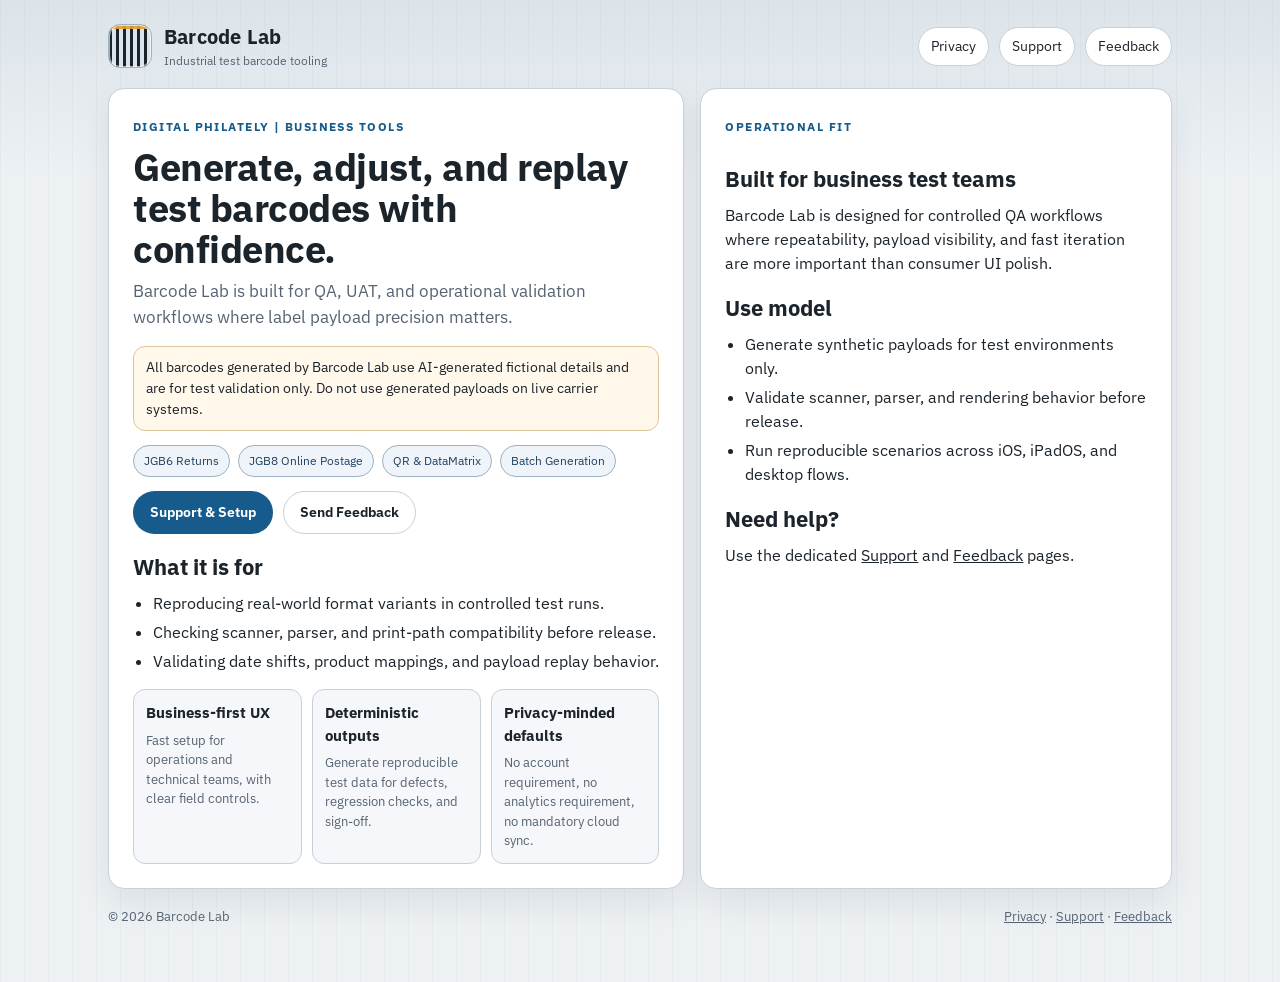
<file: index.html>
<!doctype html>
<html lang="en">
<head>
  <meta charset="utf-8"/>
  <meta name="viewport" content="width=device-width,initial-scale=1"/>
  <title>Barcode Lab | Test Barcode Toolkit</title>
  <meta name="description" content="Barcode Lab is a business-focused toolkit for generating and validating test barcode payloads for operational QA and UAT."/>
  <link rel="preconnect" href="https://fonts.googleapis.com">
  <link rel="preconnect" href="https://fonts.gstatic.com" crossorigin>
  <link href="https://fonts.googleapis.com/css2?family=IBM+Plex+Mono:wght@400;500&family=IBM+Plex+Sans:wght@400;500;600;700&display=swap" rel="stylesheet">
  <link rel="stylesheet" href="/assets/styles.css"/>
  <link rel="icon" type="image/png" sizes="32x32" href="/assets/favicon-32.png"/>
  <link rel="icon" type="image/png" sizes="16x16" href="/assets/favicon-16.png"/>
  <link rel="apple-touch-icon" href="/assets/apple-touch-icon.png"/>
</head>
<body>
  <div class="container">
    <header class="topbar">
      <a class="brand" href="/">
        <div class="mark" aria-hidden="true"></div>
        <div>
          <strong>Barcode Lab</strong>
          <span>Industrial test barcode tooling</span>
        </div>
      </a>
      <nav class="nav" aria-label="Primary">
        <a href="/privacy/">Privacy</a>
        <a href="/support/">Support</a>
        <a href="/feedback/">Feedback</a>
      </nav>
    </header>

    <main class="hero">
      <section class="panel">
        <p class="kicker">Digital Philately | Business Tools</p>
        <h1 class="h1">Generate, adjust, and replay test barcodes with confidence.</h1>
        <p class="lede">
          Barcode Lab is built for QA, UAT, and operational validation workflows where label payload precision matters.
        </p>
        <div class="warning">
          All barcodes generated by Barcode Lab use AI-generated fictional details and are for test validation only.
          Do not use generated payloads on live carrier systems.
        </div>
        <div class="chiprow" aria-label="Highlights">
          <span class="chip">JGB6 Returns</span>
          <span class="chip">JGB8 Online Postage</span>
          <span class="chip">QR & DataMatrix</span>
          <span class="chip">Batch Generation</span>
        </div>
        <div class="btns">
          <a class="btn primary" href="/support/">Support & Setup</a>
          <a class="btn" href="/feedback/">Send Feedback</a>
        </div>

        <div class="section">
          <h2>What it is for</h2>
          <ul>
            <li>Reproducing real-world format variants in controlled test runs.</li>
            <li>Checking scanner, parser, and print-path compatibility before release.</li>
            <li>Validating date shifts, product mappings, and payload replay behavior.</li>
          </ul>
        </div>

        <div class="grid">
          <div class="card">
            <h3>Business-first UX</h3>
            <p>Fast setup for operations and technical teams, with clear field controls.</p>
          </div>
          <div class="card">
            <h3>Deterministic outputs</h3>
            <p>Generate reproducible test data for defects, regression checks, and sign-off.</p>
          </div>
          <div class="card">
            <h3>Privacy-minded defaults</h3>
            <p>No account requirement, no analytics requirement, no mandatory cloud sync.</p>
          </div>
        </div>
      </section>

      <aside class="panel">
        <p class="kicker">Operational Fit</p>
        <div class="section">
          <h2>Built for business test teams</h2>
          <p>
            Barcode Lab is designed for controlled QA workflows where repeatability,
            payload visibility, and fast iteration are more important than consumer UI polish.
          </p>
        </div>
        <div class="section">
          <h2>Use model</h2>
          <ul>
            <li>Generate synthetic payloads for test environments only.</li>
            <li>Validate scanner, parser, and rendering behavior before release.</li>
            <li>Run reproducible scenarios across iOS, iPadOS, and desktop flows.</li>
          </ul>
        </div>
        <div class="section">
          <h2>Need help?</h2>
          <p>
            Use the dedicated <a href="/support/">Support</a> and
            <a href="/feedback/">Feedback</a> pages.
          </p>
        </div>
      </aside>
    </main>

    <footer class="footer">
      <div>© <span id="y"></span> Barcode Lab</div>
      <div>
        <a href="/privacy/">Privacy</a> ·
        <a href="/support/">Support</a> ·
        <a href="/feedback/">Feedback</a>
      </div>
    </footer>
  </div>
  <script>document.getElementById("y").textContent = new Date().getFullYear();</script>
</body>
</html>
</file>
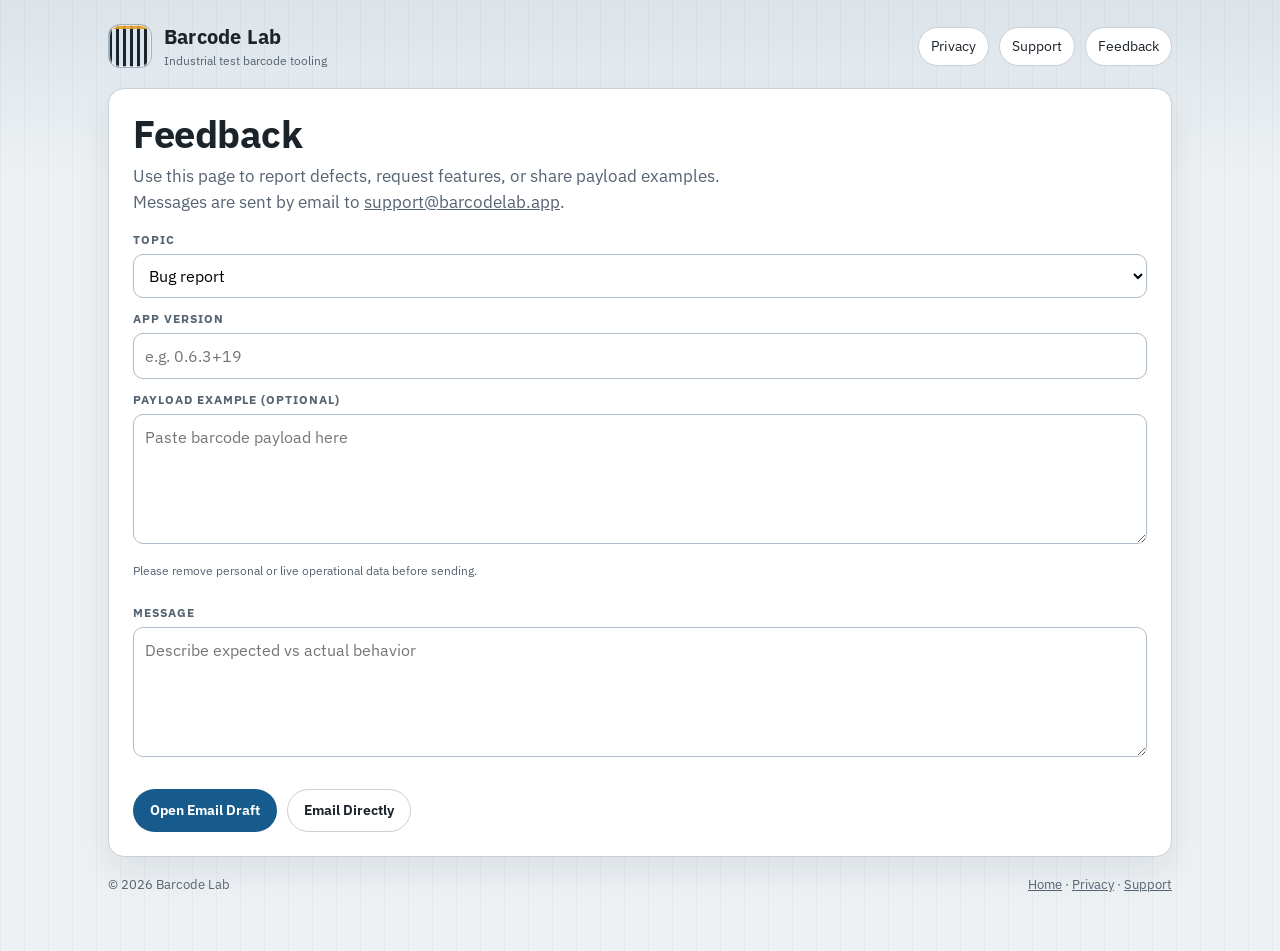
<file: feedback/index.html>
<!doctype html>
<html lang="en">
<head>
  <meta charset="utf-8"/>
  <meta name="viewport" content="width=device-width,initial-scale=1"/>
  <title>Feedback | Barcode Lab</title>
  <meta name="description" content="Send feedback for Barcode Lab."/>
  <link rel="preconnect" href="https://fonts.googleapis.com">
  <link rel="preconnect" href="https://fonts.gstatic.com" crossorigin>
  <link href="https://fonts.googleapis.com/css2?family=IBM+Plex+Mono:wght@400;500&family=IBM+Plex+Sans:wght@400;500;600;700&display=swap" rel="stylesheet">
  <link rel="stylesheet" href="/assets/styles.css"/>
  <link rel="icon" type="image/png" sizes="32x32" href="/assets/favicon-32.png"/>
  <link rel="icon" type="image/png" sizes="16x16" href="/assets/favicon-16.png"/>
  <link rel="apple-touch-icon" href="/assets/apple-touch-icon.png"/>
</head>
<body>
  <div class="container">
    <header class="topbar">
      <a class="brand" href="/">
        <div class="mark" aria-hidden="true"></div>
        <div>
          <strong>Barcode Lab</strong>
          <span>Industrial test barcode tooling</span>
        </div>
      </a>
      <nav class="nav" aria-label="Primary">
        <a href="/privacy/">Privacy</a>
        <a href="/support/">Support</a>
        <a href="/feedback/">Feedback</a>
      </nav>
    </header>

    <main class="panel">
      <h1 class="h1">Feedback</h1>
      <p class="lede">
        Use this page to report defects, request features, or share payload examples.
        Messages are sent by email to <a href="mailto:support@barcodelab.app">support@barcodelab.app</a>.
      </p>

      <div class="form">
        <div>
          <div class="label">Topic</div>
          <select class="input" id="topic">
            <option value="Bug report">Bug report</option>
            <option value="Feature request">Feature request</option>
            <option value="TestFlight feedback">TestFlight feedback</option>
            <option value="General">General</option>
          </select>
        </div>

        <div>
          <div class="label">App version</div>
          <input class="input mono" id="version" placeholder="e.g. 0.6.3+19"/>
        </div>

        <div>
          <div class="label">Payload example (optional)</div>
          <textarea class="input mono" id="payload" placeholder="Paste barcode payload here"></textarea>
          <p class="note">Please remove personal or live operational data before sending.</p>
        </div>

        <div>
          <div class="label">Message</div>
          <textarea class="input" id="message" placeholder="Describe expected vs actual behavior"></textarea>
        </div>

        <div class="btns">
          <a class="btn primary" href="#" id="send">Open Email Draft</a>
          <a class="btn" href="mailto:support@barcodelab.app?subject=Barcode%20Lab%20Feedback">Email Directly</a>
        </div>
      </div>
    </main>

    <footer class="footer">
      <div>© <span id="y"></span> Barcode Lab</div>
      <div>
        <a href="/">Home</a> ·
        <a href="/privacy/">Privacy</a> ·
        <a href="/support/">Support</a>
      </div>
    </footer>
  </div>
  <script>
    document.getElementById("y").textContent = new Date().getFullYear();
    const enc = (s) => encodeURIComponent(s || "");
    document.getElementById("send").addEventListener("click", (e) => {
      e.preventDefault();
      const topic = document.getElementById("topic").value;
      const version = document.getElementById("version").value.trim();
      const payload = document.getElementById("payload").value.trim();
      const message = document.getElementById("message").value.trim();
      const subject = `Barcode Lab - ${topic}`;
      let body = "";
      if (version) body += `App version: ${version}\n`;
      if (payload) body += `Payload example:\n${payload}\n\n`;
      body += `Message:\n${message || "(no message provided)"}\n`;
      const href = `mailto:support@barcodelab.app?subject=${enc(subject)}&body=${enc(body)}`;
      window.location.href = href;
    });
  </script>
</body>
</html>
</file>
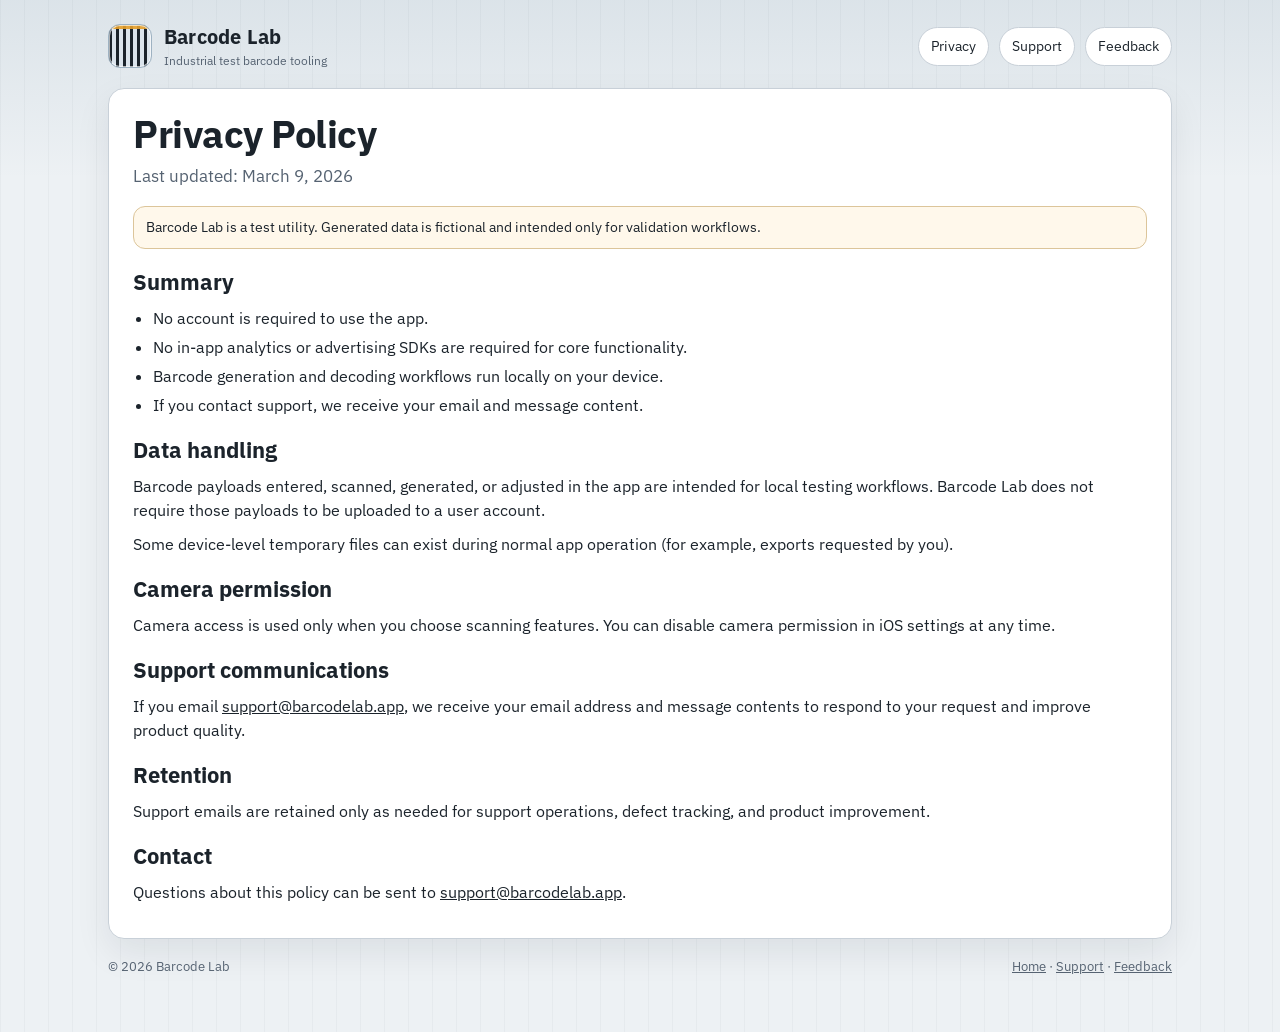
<file: privacy/index.html>
<!doctype html>
<html lang="en">
<head>
  <meta charset="utf-8"/>
  <meta name="viewport" content="width=device-width,initial-scale=1"/>
  <title>Privacy Policy | Barcode Lab</title>
  <meta name="description" content="Privacy Policy for Barcode Lab."/>
  <link rel="preconnect" href="https://fonts.googleapis.com">
  <link rel="preconnect" href="https://fonts.gstatic.com" crossorigin>
  <link href="https://fonts.googleapis.com/css2?family=IBM+Plex+Mono:wght@400;500&family=IBM+Plex+Sans:wght@400;500;600;700&display=swap" rel="stylesheet">
  <link rel="stylesheet" href="/assets/styles.css"/>
  <link rel="icon" type="image/png" sizes="32x32" href="/assets/favicon-32.png"/>
  <link rel="icon" type="image/png" sizes="16x16" href="/assets/favicon-16.png"/>
  <link rel="apple-touch-icon" href="/assets/apple-touch-icon.png"/>
</head>
<body>
  <div class="container">
    <header class="topbar">
      <a class="brand" href="/">
        <div class="mark" aria-hidden="true"></div>
        <div>
          <strong>Barcode Lab</strong>
          <span>Industrial test barcode tooling</span>
        </div>
      </a>
      <nav class="nav" aria-label="Primary">
        <a href="/privacy/">Privacy</a>
        <a href="/support/">Support</a>
        <a href="/feedback/">Feedback</a>
      </nav>
    </header>

    <main class="panel">
      <h1 class="h1">Privacy Policy</h1>
      <p class="lede">Last updated: March 9, 2026</p>

      <div class="warning">
        Barcode Lab is a test utility. Generated data is fictional and intended only for validation workflows.
      </div>

      <div class="section">
        <h2>Summary</h2>
        <ul>
          <li>No account is required to use the app.</li>
          <li>No in-app analytics or advertising SDKs are required for core functionality.</li>
          <li>Barcode generation and decoding workflows run locally on your device.</li>
          <li>If you contact support, we receive your email and message content.</li>
        </ul>
      </div>

      <div class="section">
        <h2>Data handling</h2>
        <p>
          Barcode payloads entered, scanned, generated, or adjusted in the app are intended for local testing workflows.
          Barcode Lab does not require those payloads to be uploaded to a user account.
        </p>
        <p>
          Some device-level temporary files can exist during normal app operation (for example, exports requested by you).
        </p>
      </div>

      <div class="section">
        <h2>Camera permission</h2>
        <p>
          Camera access is used only when you choose scanning features. You can disable camera permission in iOS settings at any time.
        </p>
      </div>

      <div class="section">
        <h2>Support communications</h2>
        <p>
          If you email <a href="mailto:support@barcodelab.app">support@barcodelab.app</a>, we receive your email address and message contents
          to respond to your request and improve product quality.
        </p>
      </div>

      <div class="section">
        <h2>Retention</h2>
        <p>
          Support emails are retained only as needed for support operations, defect tracking, and product improvement.
        </p>
      </div>

      <div class="section">
        <h2>Contact</h2>
        <p>
          Questions about this policy can be sent to
          <a href="mailto:support@barcodelab.app?subject=Barcode%20Lab%20Privacy%20Policy">support@barcodelab.app</a>.
        </p>
      </div>
    </main>

    <footer class="footer">
      <div>© <span id="y"></span> Barcode Lab</div>
      <div>
        <a href="/">Home</a> ·
        <a href="/support/">Support</a> ·
        <a href="/feedback/">Feedback</a>
      </div>
    </footer>
  </div>
  <script>document.getElementById("y").textContent = new Date().getFullYear();</script>
</body>
</html>
</file>
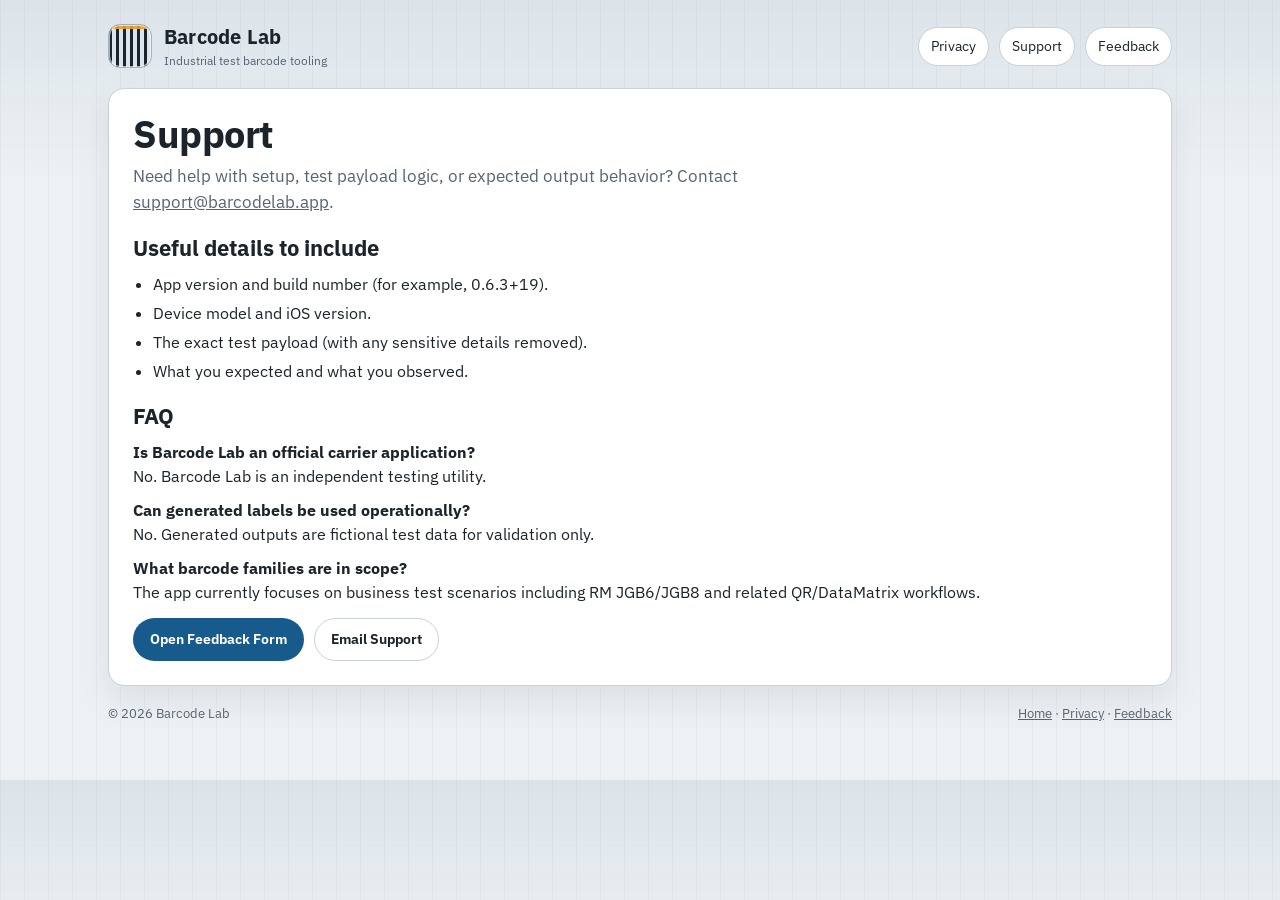
<file: support/index.html>
<!doctype html>
<html lang="en">
<head>
  <meta charset="utf-8"/>
  <meta name="viewport" content="width=device-width,initial-scale=1"/>
  <title>Support | Barcode Lab</title>
  <meta name="description" content="Support and FAQ for Barcode Lab."/>
  <link rel="preconnect" href="https://fonts.googleapis.com">
  <link rel="preconnect" href="https://fonts.gstatic.com" crossorigin>
  <link href="https://fonts.googleapis.com/css2?family=IBM+Plex+Mono:wght@400;500&family=IBM+Plex+Sans:wght@400;500;600;700&display=swap" rel="stylesheet">
  <link rel="stylesheet" href="/assets/styles.css"/>
  <link rel="icon" type="image/png" sizes="32x32" href="/assets/favicon-32.png"/>
  <link rel="icon" type="image/png" sizes="16x16" href="/assets/favicon-16.png"/>
  <link rel="apple-touch-icon" href="/assets/apple-touch-icon.png"/>
</head>
<body>
  <div class="container">
    <header class="topbar">
      <a class="brand" href="/">
        <div class="mark" aria-hidden="true"></div>
        <div>
          <strong>Barcode Lab</strong>
          <span>Industrial test barcode tooling</span>
        </div>
      </a>
      <nav class="nav" aria-label="Primary">
        <a href="/privacy/">Privacy</a>
        <a href="/support/">Support</a>
        <a href="/feedback/">Feedback</a>
      </nav>
    </header>

    <main class="panel">
      <h1 class="h1">Support</h1>
      <p class="lede">
        Need help with setup, test payload logic, or expected output behavior?
        Contact <a href="mailto:support@barcodelab.app">support@barcodelab.app</a>.
      </p>

      <div class="section">
        <h2>Useful details to include</h2>
        <ul>
          <li>App version and build number (for example, 0.6.3+19).</li>
          <li>Device model and iOS version.</li>
          <li>The exact test payload (with any sensitive details removed).</li>
          <li>What you expected and what you observed.</li>
        </ul>
      </div>

      <div class="section">
        <h2>FAQ</h2>
        <p><strong>Is Barcode Lab an official carrier application?</strong><br/>
          No. Barcode Lab is an independent testing utility.
        </p>
        <p><strong>Can generated labels be used operationally?</strong><br/>
          No. Generated outputs are fictional test data for validation only.
        </p>
        <p><strong>What barcode families are in scope?</strong><br/>
          The app currently focuses on business test scenarios including RM JGB6/JGB8 and related QR/DataMatrix workflows.
        </p>
      </div>

      <div class="btns">
        <a class="btn primary" href="/feedback/">Open Feedback Form</a>
        <a class="btn" href="mailto:support@barcodelab.app?subject=Barcode%20Lab%20Support">Email Support</a>
      </div>
    </main>

    <footer class="footer">
      <div>© <span id="y"></span> Barcode Lab</div>
      <div>
        <a href="/">Home</a> ·
        <a href="/privacy/">Privacy</a> ·
        <a href="/feedback/">Feedback</a>
      </div>
    </footer>
  </div>
  <script>document.getElementById("y").textContent = new Date().getFullYear();</script>
</body>
</html>
</file>
<file: assets/styles.css>
:root{
  --bg:#edf1f4;
  --panel:#ffffff;
  --panel-alt:#f5f7fa;
  --line:#c8d0d8;
  --text:#1b232b;
  --muted:#566372;
  --accent:#165b8b;
  --accent-2:#0f4468;
  --signal:#e59f2a;
  --radius:16px;
  --shadow:0 14px 35px rgba(15, 23, 35, 0.08);
  --max:1100px;
}

*{box-sizing:border-box}
html,body{margin:0;padding:0}
body{
  font-family:"IBM Plex Sans","Avenir Next","Segoe UI",sans-serif;
  color:var(--text);
  background:
    linear-gradient(180deg, rgba(15,68,104,0.08) 0, rgba(15,68,104,0) 180px),
    repeating-linear-gradient(90deg, rgba(32,45,58,0.035) 0, rgba(32,45,58,0.035) 1px, transparent 1px, transparent 24px),
    var(--bg);
  line-height:1.5;
}

a{color:inherit}

.container{
  max-width:var(--max);
  margin:0 auto;
  padding:22px 18px 56px;
}

.topbar{
  display:flex;
  align-items:center;
  justify-content:space-between;
  gap:16px;
  margin-bottom:18px;
}

.brand{
  display:flex;
  align-items:center;
  gap:12px;
  text-decoration:none;
}

.mark{
  width:44px;
  height:44px;
  border-radius:12px;
  border:1px solid #9eb2c2;
  background:
    linear-gradient(180deg, rgba(229,159,42,0.9) 0 4px, transparent 4px),
    repeating-linear-gradient(90deg, #1b232b 0 3px, transparent 3px 7px),
    #dbe4ec;
  box-shadow:inset 0 0 0 1px rgba(255,255,255,0.65);
}

.brand strong{
  display:block;
  font-size:20px;
  letter-spacing:0.2px;
}

.brand span{
  display:block;
  font-size:12px;
  color:var(--muted);
}

.nav{
  display:flex;
  gap:10px;
  flex-wrap:wrap;
}

.nav a{
  text-decoration:none;
  padding:8px 12px;
  border-radius:999px;
  border:1px solid var(--line);
  background:var(--panel);
  font-size:14px;
}

.nav a:hover{
  border-color:#9fb1bf;
}

.hero{
  display:grid;
  grid-template-columns:1.1fr 0.9fr;
  gap:16px;
}

@media (max-width:960px){
  .hero{grid-template-columns:1fr}
}

.panel{
  background:var(--panel);
  border:1px solid var(--line);
  border-radius:var(--radius);
  box-shadow:var(--shadow);
  padding:24px;
}

.h1{
  margin:0 0 10px;
  font-size:38px;
  line-height:1.08;
  letter-spacing:-0.5px;
}

.kicker{
  display:inline-block;
  margin:0 0 10px;
  font-size:12px;
  letter-spacing:0.12em;
  text-transform:uppercase;
  color:var(--accent);
  font-weight:700;
}

.lede{
  font-size:17px;
  color:var(--muted);
  margin:0 0 16px;
  max-width:62ch;
}

.warning{
  border-left:5px solid var(--signal);
  border:1px solid #dcc59a;
  background:#fff8eb;
  border-radius:12px;
  padding:10px 12px;
  font-size:14px;
  margin-bottom:14px;
}

.chiprow{
  display:flex;
  gap:8px;
  flex-wrap:wrap;
  margin:14px 0 0;
}

.chip{
  padding:6px 10px;
  border-radius:999px;
  border:1px solid #9cb1c2;
  background:#eef4f9;
  color:#21425f;
  font-size:12px;
}

.btns{
  display:flex;
  gap:10px;
  flex-wrap:wrap;
  margin-top:14px;
}

.btn{
  display:inline-flex;
  align-items:center;
  justify-content:center;
  border-radius:999px;
  border:1px solid var(--line);
  text-decoration:none;
  font-weight:650;
  padding:10px 16px;
  font-size:14px;
  background:var(--panel);
}

.btn.primary{
  background:var(--accent);
  color:#fff;
  border-color:transparent;
}

.btn.primary:hover{background:var(--accent-2)}

.grid{
  display:grid;
  grid-template-columns:repeat(3,minmax(0,1fr));
  gap:10px;
  margin-top:16px;
}

@media (max-width:900px){
  .grid{grid-template-columns:1fr}
}

.card{
  border:1px solid var(--line);
  border-radius:12px;
  background:var(--panel-alt);
  padding:12px;
}

.card h3{
  margin:0 0 6px;
  font-size:15px;
}

.card p{
  margin:0;
  color:var(--muted);
  font-size:13px;
}

.section{
  margin-top:16px;
}

.section h2{
  margin:0 0 8px;
  font-size:22px;
}

.section p{
  margin:0 0 10px;
}

.section ul{
  margin:0;
  padding-left:20px;
}

.section li{
  margin-bottom:5px;
}

.mono{
  font-family:"IBM Plex Mono","Menlo",monospace;
  font-size:13px;
}

.form{
  display:grid;
  gap:12px;
}

.label{
  font-size:12px;
  font-weight:700;
  text-transform:uppercase;
  letter-spacing:0.08em;
  color:var(--muted);
  margin:0 0 5px;
}

.input{
  width:100%;
  border:1px solid #aebbc8;
  border-radius:10px;
  background:#fff;
  font:inherit;
  padding:10px 11px;
}

textarea.input{
  min-height:130px;
  resize:vertical;
}

.note{
  color:var(--muted);
  font-size:12px;
}

.footer{
  margin-top:18px;
  display:flex;
  align-items:center;
  justify-content:space-between;
  gap:10px;
  flex-wrap:wrap;
  font-size:13px;
  color:var(--muted);
}

.footer a{color:inherit}
</file>
